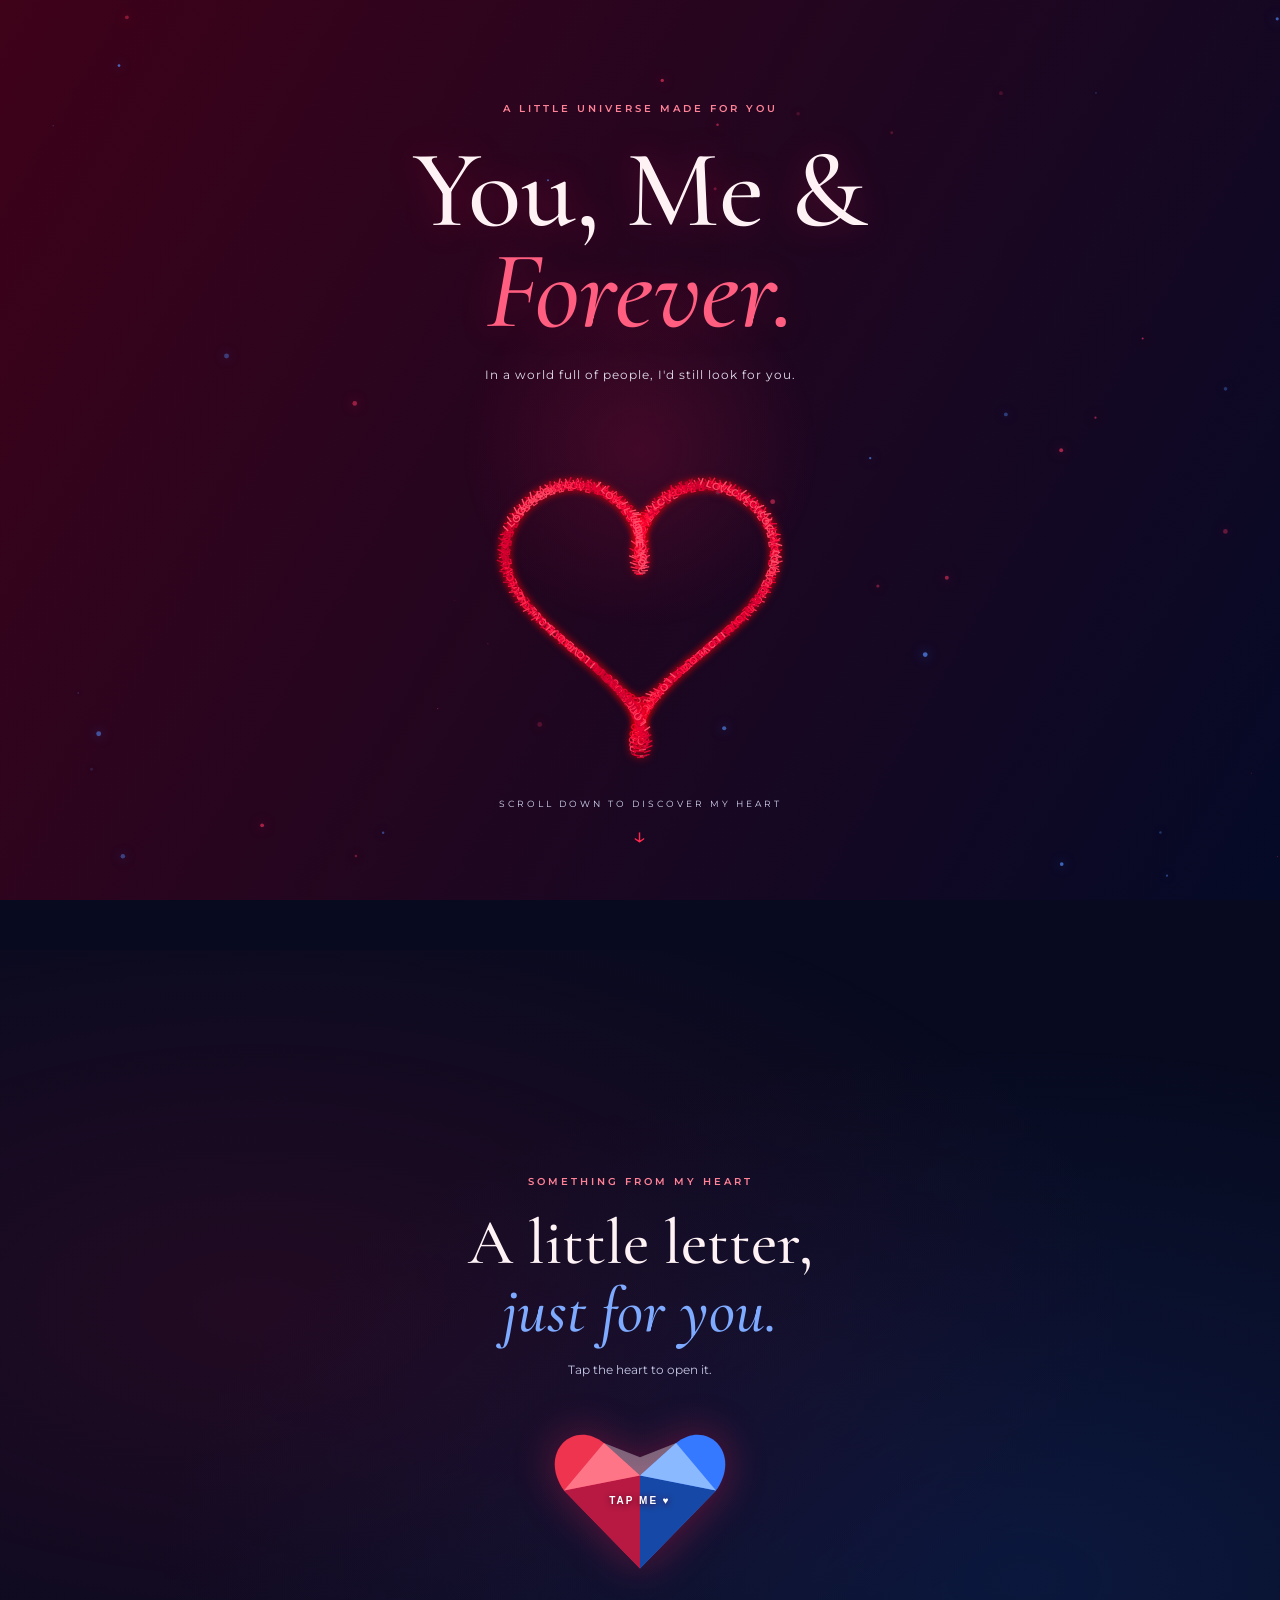
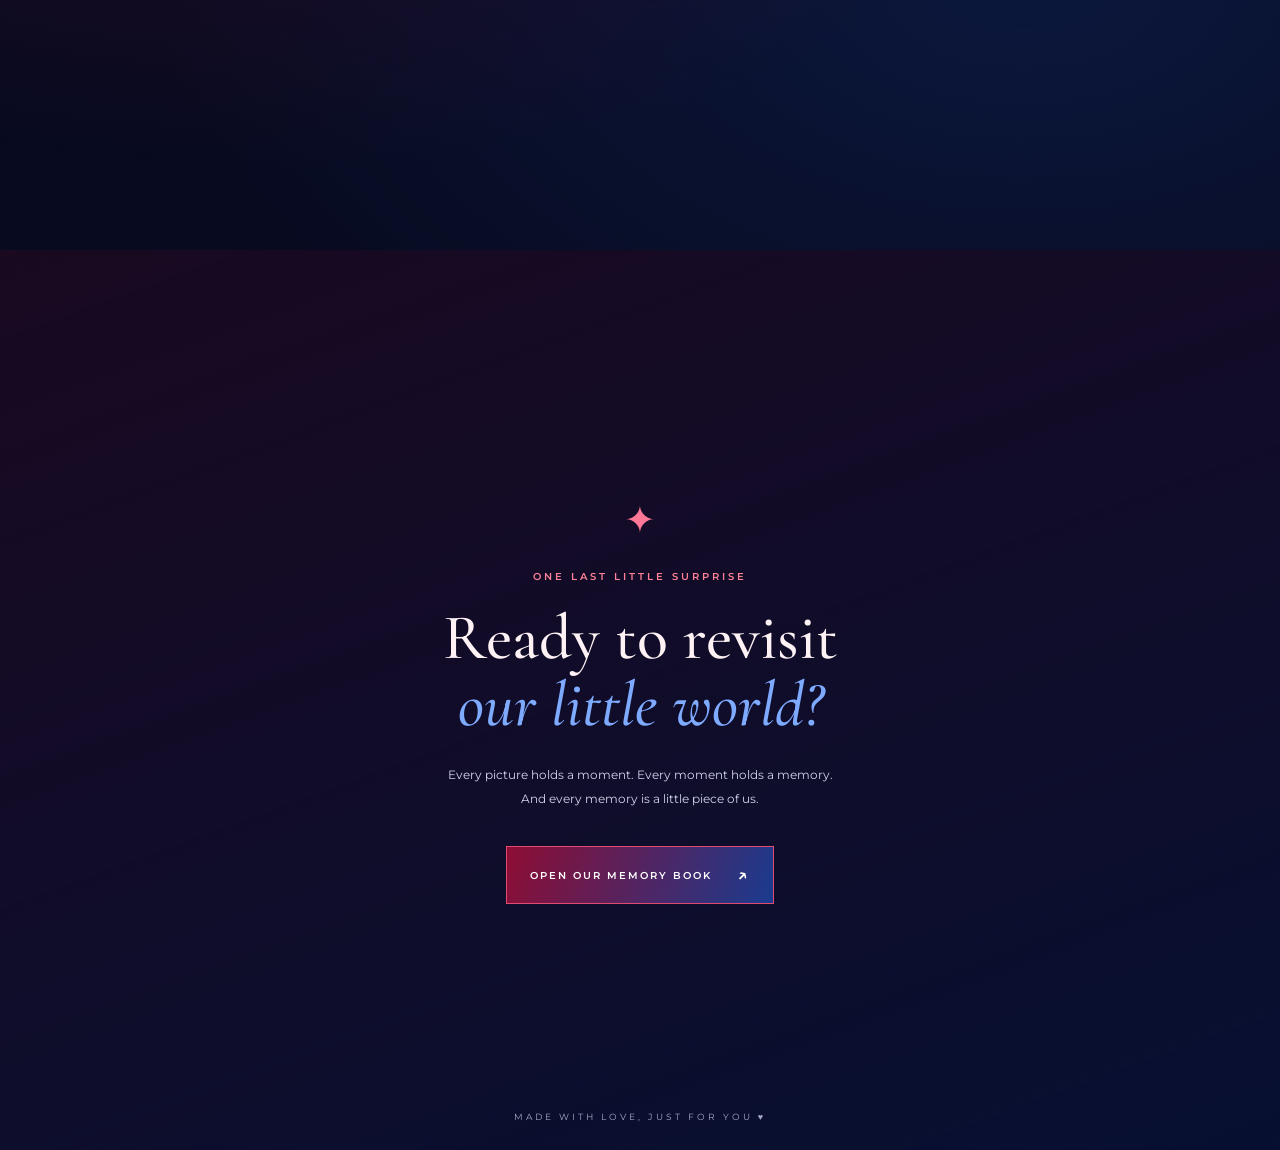
<file: index.html>
<!DOCTYPE html>
<html lang="en">
<head>
  <meta charset="UTF-8">
  <meta name="viewport" content="width=device-width, initial-scale=1.0">
  <meta name="theme-color" content="#080b20">
  <title>For You, My Love ❤️💙</title>
  <link rel="stylesheet" href="style.css">
  <script src="script.js" defer></script>
</head>
<body>

  <!-- Background video -->
  <video class="background-video" autoplay muted loop playsinline>
    <source src="us.mp4" type="video/mp4">
  </video>

  <div class="video-overlay"></div>
  <div class="floating-glow"></div>
  <canvas id="particles" aria-hidden="true"></canvas>

  <!-- FIRST SECTION -->
  <section class="hero section-visible" id="home">
    <p class="eyebrow">A LITTLE UNIVERSE MADE FOR YOU</p>

    <h1 class="hero-title">
      You, Me &<br>
      <span>Forever.</span>
    </h1>

    <p class="hero-subtitle">
      In a world full of people, I'd still look for you.
    </p>

    <div class="love-circle" id="loveCircle"
      aria-label="I love you, repeated in a heart shape"></div>

    <p class="scroll-hint">
      SCROLL DOWN TO DISCOVER MY HEART
      <span>↓</span>
    </p>
  </section>

  <section class="letter-section" id="letter">
    <p class="eyebrow">SOMETHING FROM MY HEART</p>

    <h2>A little letter,<br><span>just for you.</span></h2>

    <p class="instruction">Tap the heart to open it.</p>

    <button class="origami" id="heartButton"
      type="button"
      aria-label="Open my love letter"
      aria-expanded="false"
      aria-controls="letterCard">

      <svg class="paper-heart" viewBox="0 0 200 180"
        xmlns="http://www.w3.org/2000/svg"
        aria-hidden="true">

        <path d="M100 160 L20 78 C-8 38 30 2 62 28 L100 62 Z"
          fill="#ef344f"/>

        <path d="M100 160 L180 78 C208 38 170 2 138 28 L100 62 Z"
          fill="#3479ff"/>

        <path d="M100 62 L100 160 L20 78 Z"
          fill="#b71943"/>

        <path d="M100 62 L100 160 L180 78 Z"
          fill="#1648a7"/>

        <path d="M20 78 L100 62 L62 28 Z"
          fill="#ff7588"/>

        <path d="M180 78 L100 62 L138 28 Z"
          fill="#8bb9ff"/>

        <path d="M100 62 L62 28 L100 43 L138 28 Z"
          fill="#ffffff" opacity=".35"/>
      </svg>

      <span class="heart-label">TAP ME ♥</span>
    </button>

    <!-- YOUR LETTER -->
    <article class="letter-card" id="letterCard" hidden>
      <p class="letter-kicker">OPEN WHENEVER YOU NEED A REMINDER</p>

      <h3>To my favorite person,</h3>

      <div class="letter-content">
        <p>My Baby,</p>

        <p>
          If there's one thing I want you to know, it's how thankful
          I am that you became a part of my life. You make ordinary
          days feel special just by being in them.
        </p>

        <p>
          Thank you for the little things, the laughter, the memories,
          and the moments that become my favorite stories. I hope we
          keep learning, growing, and choosing to understand each other.
        </p>

        <p>
          No website could ever hold all the things I want to tell you,
          but I hope this little corner of the internet reminds you
          that you are loved and appreciated.
        </p>

        <p class="signature">
          Always with love,<br>
          <span>Your only girl ♥</span>
        </p>
      </div>
    </article>
  </section>

  <!-- THIRD SECTION: SECOND SURPRISE -->
  <section class="final-section" id="surprise">
    <div class="final-star">✦</div>

    <p class="eyebrow">ONE LAST LITTLE SURPRISE</p>

    <h2>Ready to revisit<br><span>our little world?</span></h2>

    <p>
      Every picture holds a moment. Every moment holds a memory.
      And every memory is a little piece of us.
    </p>

    <a class="memory-link" href="memories.html">
      <span>OPEN OUR MEMORY BOOK</span>
      <span class="link-arrow">↗</span>
    </a>

    <p class="footer-note">MADE WITH LOVE, JUST FOR YOU ♥</p>
  </section>

</body>
</html>
</file>
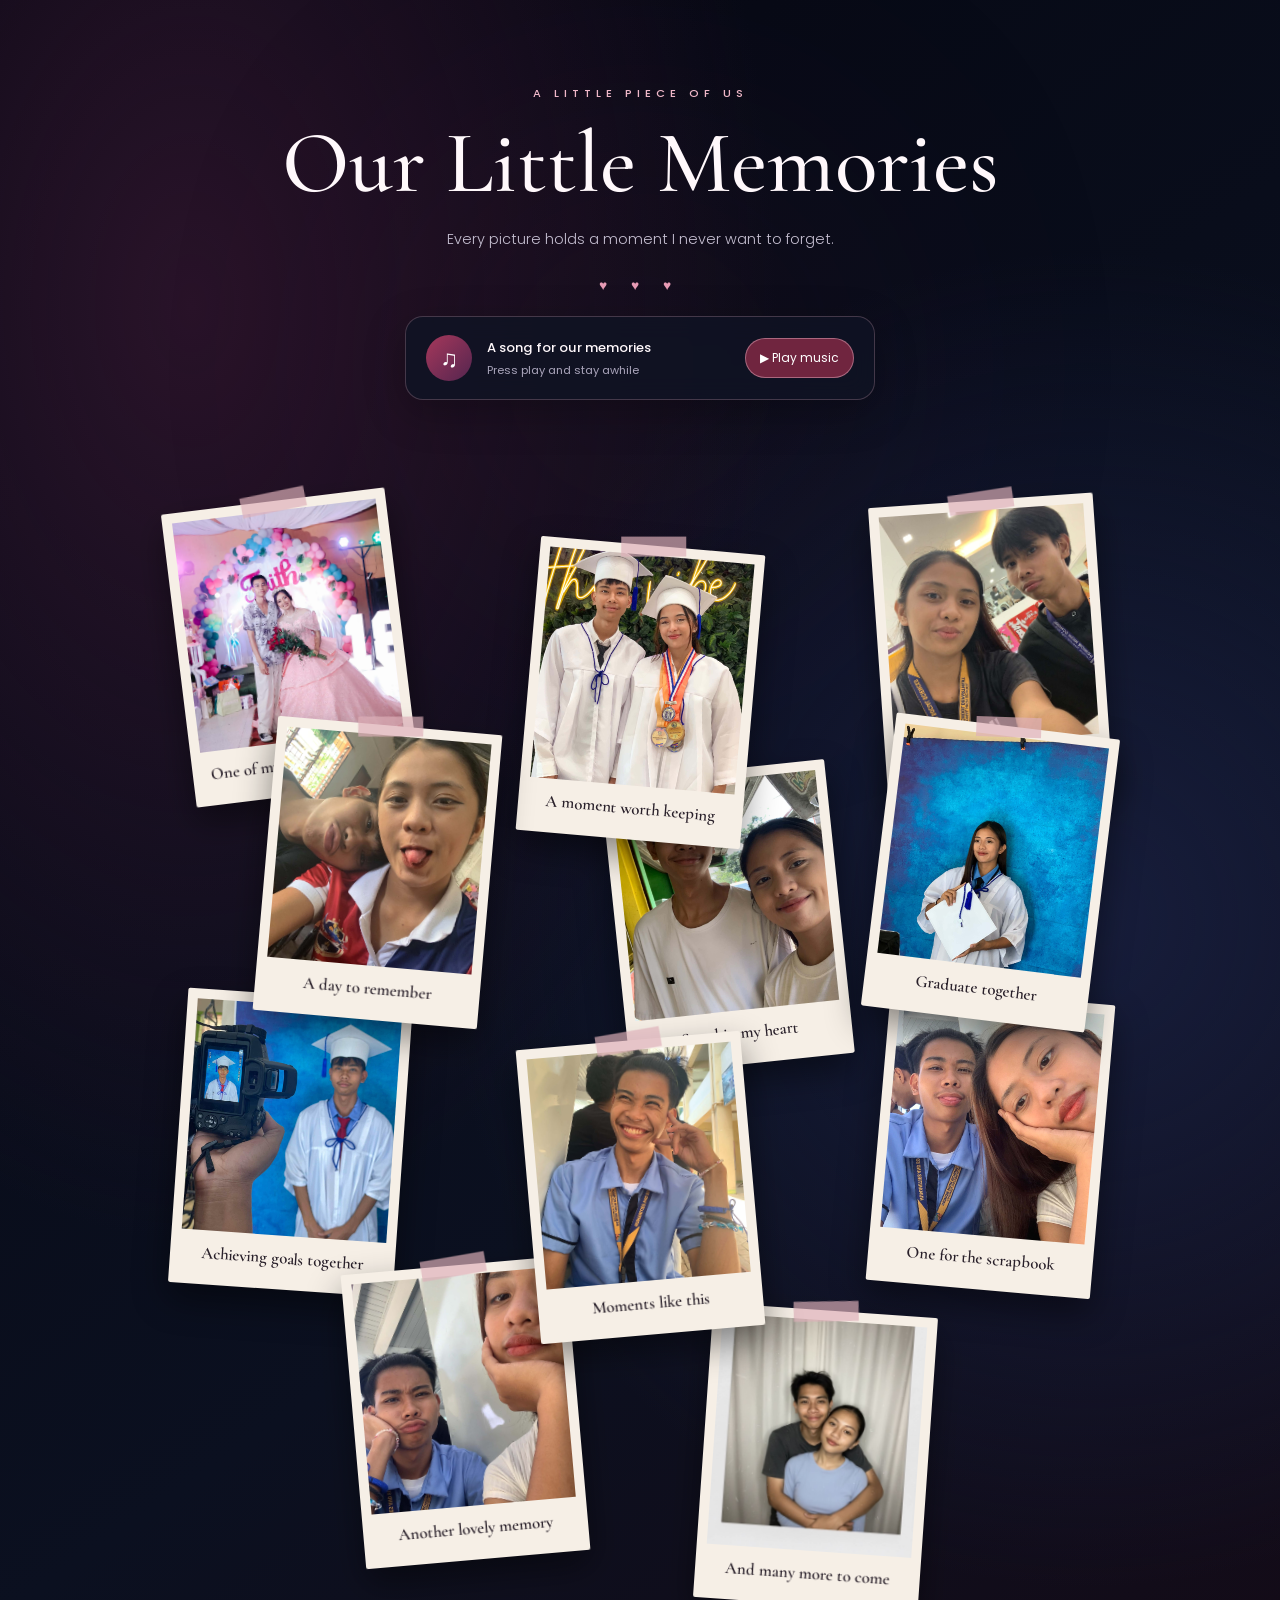
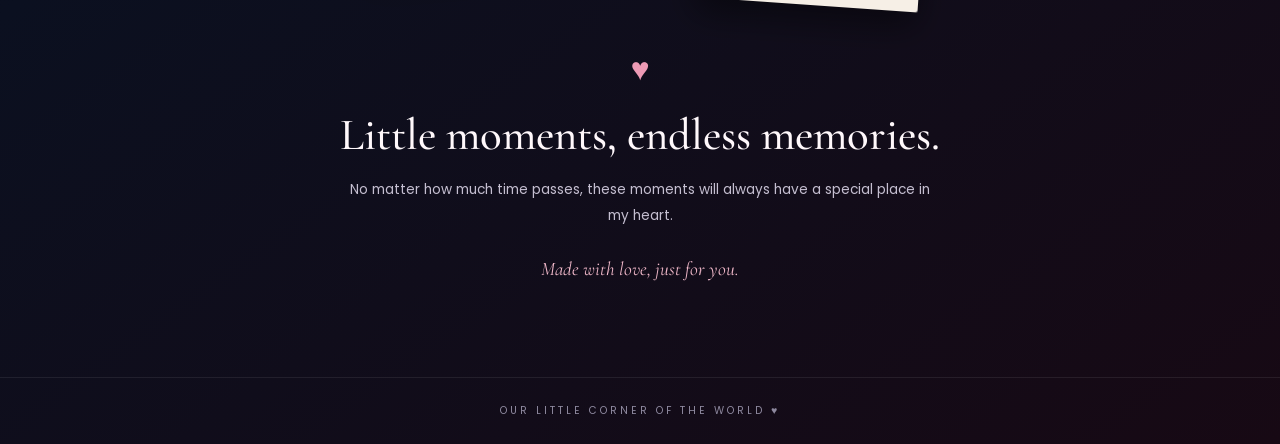
<file: memories.html>
<!DOCTYPE html>
<html lang="en">
<head>
    <meta charset="UTF-8">
    <meta name="viewport" content="width=device-width, initial-scale=1.0">
    <title>Our Little Memories</title>
    <link rel="stylesheet" href="memories.css">
</head>
<body>

    <div class="background-glow"></div>

    <header class="memory-header">
        <p class="eyebrow">A LITTLE PIECE OF US</p>
        <h1>Our Little Memories</h1>
        <p class="subtitle">
            Every picture holds a moment I never want to forget.
        </p>
        <div class="heart-divider">♥ ♥ ♥</div>
    </header>

    <main>

      <section class="music-player">
            <div class="music-icon">♫</div>
            <div class="music-details">
                <p class="music-title">A song for our memories</p>
                <p class="music-subtitle">Press play and stay awhile</p>
            </div>
            <button id="musicToggle" type="button" aria-pressed="false">
                ▶ Play music
            </button>
            <audio id="ourSong" loop preload="metadata">
                <source src="our-song.mp3" type="audio/mpeg">
                Your browser does not support audio.
            </audio>
        </section>

        <section class="scrapbook" aria-label="Our photo memories">

            <figure class="polaroid memo-1">
                <span class="tape"></span>
                <img src="memo1.jpg" alt="Our memory 1" draggable="false">
                <figcaption>One of my favorite moments</figcaption>
            </figure>

            <figure class="polaroid memo-2">
                <span class="tape"></span>
                <img src="memo2.jpg" alt="Our memory 2" draggable="false">
                <figcaption>A moment worth keeping</figcaption>
            </figure>

            <figure class="polaroid memo-3">
                <span class="tape"></span>
                <img src="memo3.jpg" alt="Our memory 3" draggable="false">
                <figcaption>Little things, big feelings</figcaption>
            </figure>

            <figure class="polaroid memo-4">
                <span class="tape"></span>
                <img src="memo4.jpg" alt="Our memory 4" draggable="false">
                <figcaption>A day to remember</figcaption>
            </figure>

            <figure class="polaroid memo-5">
                <span class="tape"></span>
                <img src="memo5.jpg" alt="Our memory 5" draggable="false">
                <figcaption>Saved in my heart</figcaption>
            </figure>

            <figure class="polaroid memo-6">
                <span class="tape"></span>
                <img src="memo6.jpg" alt="Our memory 6" draggable="false">
                <figcaption>Graduate together</figcaption>
            </figure>

            <figure class="polaroid memo-7">
                <span class="tape"></span>
                <img src="memo7.jpg" alt="Our memory 7" draggable="false">
                <figcaption>Achieving goals together</figcaption>
            </figure>

            <figure class="polaroid memo-8">
                <span class="tape"></span>
                <img src="memo8.jpg" alt="Our memory 8" draggable="false">
                <figcaption>Moments like this</figcaption>
            </figure>

            <figure class="polaroid memo-9">
                <span class="tape"></span>
                <img src="memo9.jpg" alt="Our memory 9" draggable="false">
                <figcaption>One for the scrapbook</figcaption>
            </figure>

            <figure class="polaroid memo-10">
                <span class="tape"></span>
                <img src="memo10.jpg" alt="Our memory 10" draggable="false">
                <figcaption>Another lovely memory</figcaption>
            </figure>

            <figure class="polaroid memo-11">
                <span class="tape"></span>
                <img src="memo11.jpg" alt="Our memory 11" draggable="false">
                <figcaption>And many more to come</figcaption>
            </figure>

        </section>

        <section class="closing-message">
            <span class="closing-heart">♥</span>
            <h2>Little moments, endless memories.</h2>
            <p>
                No matter how much time passes, these moments will always
                have a special place in my heart.
            </p>
            <p class="signature">Made with love, just for you.</p>
        </section>
    </main>

    <footer>
        <p>OUR LITTLE CORNER OF THE WORLD ♥</p>
    </footer>

    <script src="memories.js"></script>
</body>
</html>
</file>
<file: style.css>
@import url('https://fonts.googleapis.com/css2?family=Cormorant+Garamond:wght@400;500;600;700&family=Montserrat:wght@300;400;500;600&display=swap');

:root {
  --red: #ff284f;
  --deep-red: #9e092e;
  --blue: #347aff;
  --navy: #080b20;
  --white: #fff2f5;
}

* {
  margin: 0;
  padding: 0;
  box-sizing: border-box;
}

html {
  scroll-behavior: smooth;
}

body {
  background: var(--navy);
  color: var(--white);
  font-family: 'Montserrat', sans-serif;
  overflow-x: hidden;
}

/* VIDEO BACKGROUND */

.background-video,
.video-overlay {
  position: fixed;
  inset: 0;
  width: 100%;
  height: 100%;
}

.background-video {
  z-index: -5;
  object-fit: cover;
  opacity: .32;
}

.video-overlay {
  z-index: -4;
  background:
    linear-gradient(120deg, rgba(85, 0, 25, .72),
    rgba(4, 11, 43, .78)),
    rgba(3, 5, 18, .4);
  pointer-events: none;
}

.floating-glow {
  position: fixed;
  z-index: -3;
  width: 360px;
  height: 360px;
  left: 50%;
  top: 50%;
  transform: translate(-50%, -50%);
  background: radial-gradient(circle,
    rgba(183, 20, 70, .22), transparent 70%);
  pointer-events: none;
}

#particles {
  position: fixed;
  inset: 0;
  width: 100%;
  height: 100%;
  pointer-events: none;
  z-index: -2;
}

/* SECTIONS */

section {
  position: relative;
  min-height: 100vh;
  min-height: 100svh;
  padding: 100px 22px;
  display: flex;
  flex-direction: column;
  align-items: center;
  justify-content: center;
  text-align: center;
}

.eyebrow {
  color: #ff8297;
  letter-spacing: 3px;
  font-size: 10px;
  font-weight: 600;
  line-height: 1.8;
}

.hero-title,
.letter-section h2,
.final-section h2 {
  font-family: 'Cormorant Garamond', serif;
  font-weight: 500;
}

.hero-title {
  font-size: clamp(58px, 10vw, 110px);
  line-height: .92;
  margin-top: 22px;
  text-shadow: 0 0 35px rgba(255, 30, 85, .25);
}

.hero-title span {
  color: #ff5e80;
  font-style: italic;
}

.hero-subtitle {
  margin-top: 22px;
  font-size: 12px;
  line-height: 1.9;
  color: #e1dded;
  letter-spacing: 1px;
}

/* HEART-SHAPED I LOVE YOU TEXT */

.love-circle {
  position: relative;
  width: min(340px, 88vw);
  aspect-ratio: 1;
  flex-shrink: 0;
  margin: 36px auto 20px;
  animation: heartFloat 5s ease-in-out infinite;
}
.love-word {
  position: absolute;
  transform: translate(-50%, -50%);
  white-space: nowrap;
  color: #ff284f;
  text-shadow: 0 0 8px rgba(255, 0, 55, .7);
  font-size: clamp(7px, 1.8vw, 10px);
  font-weight: 600;
  letter-spacing: .2px;
  user-select: none;
  pointer-events: none;
  animation: wordPulse 2.6s ease-in-out infinite alternate;
}

@keyframes heartFloat {
  0%, 100% {
    transform: translateY(0);
  }
  50% {
    transform: translateY(-7px);
  }
}

@keyframes wordPulse {
  from { opacity: .55; }
  to { opacity: 1; }
}

.scroll-hint {
  display: flex;
  flex-direction: column;
  gap: 12px;
  font-size: 9px;
  letter-spacing: 3px;
  color: #d5d8f5;
  margin-top: 15px;
  animation: hintPulse 2s infinite;
}

.scroll-hint span {
  color: var(--red);
  font-size: 24px;
}

@keyframes hintPulse {
  50% { opacity: .5; }
}

/* CURSOR TRAIL */

.cursor-love {
  position: fixed;
  z-index: 100;
  pointer-events: none;
  white-space: nowrap;
  color: #ff3156;
  font-size: 12px;
  font-weight: 600;
  text-shadow: 0 0 12px #ed1749;
  animation: fadeLove 1.1s ease-out forwards;
}

@keyframes fadeLove {
  0% {
    opacity: 1;
    transform: translate(-50%, -50%) scale(.8);
  }
  100% {
    opacity: 0;
    transform: translate(-50%, -100px) scale(1.4);
  }
}

/* LETTER SECTION */

.letter-section {
  background:
    radial-gradient(ellipse at 20% 40%,
    rgba(130, 10, 46, .22), transparent 60%),
    radial-gradient(ellipse at 80% 70%,
    rgba(28, 75, 180, .2), transparent 60%);
}

.letter-section h2,
.final-section h2 {
  font-size: clamp(36px, 7vw, 64px);
  line-height: 1.05;
  margin-top: 18px;
}

.letter-section h2 span,
.final-section h2 span {
  color: #7eaaff;
  font-style: italic;
}

.instruction {
  font-size: 12px;
  margin-top: 18px;
  color: #c5c8e6;
}

/* CLICKABLE ORIGAMI HEART */

.origami {
  position: relative;
  z-index: 10;
  display: block;
  width: 190px;
  height: 190px;
  margin: 30px auto;
  padding: 0;
  background: transparent;
  border: none;
  outline-offset: 8px;
  cursor: pointer;
  pointer-events: auto;
  touch-action: manipulation;
  -webkit-tap-highlight-color: transparent;
  animation: heartBeat 2.3s ease-in-out infinite;
}

.origami:hover {
  filter: brightness(1.12);
}

.origami:active {
  transform: scale(.94);
}

.origami svg,
.origami .heart-label {
  pointer-events: none;
}

.paper-heart {
  display: block;
  width: 100%;
  height: 100%;
  overflow: visible;
  filter: drop-shadow(0 0 20px rgba(255, 30, 85, .35));
}

.heart-label {
  position: absolute;
  left: 50%;
  top: 49%;
  transform: translate(-50%, -50%);
  font-size: 10px;
  letter-spacing: 2px;
  font-weight: 600;
  color: white;
  text-shadow: 0 1px 6px #52051b;
  white-space: nowrap;
}

@keyframes heartBeat {
  0%, 100% { scale: 1; }
  50% { scale: 1.045; }
}

/* REVEALED LETTER */

.letter-card {
  position: relative;
  z-index: 2;
  width: min(600px, 100%);
  margin-top: 25px;
  padding: clamp(24px, 6vw, 45px);
  text-align: left;
  border: 1px solid rgba(255, 115, 148, .4);
  border-radius: 4px;
  background: rgba(9, 10, 30, .96);
  box-shadow: 0 0 60px rgba(155, 18, 63, .22);
  animation: letterOpen .8s ease both;
}

.letter-card[hidden] {
  display: none !important;
}

@keyframes letterOpen {
  from {
    opacity: 0;
    transform: translateY(25px);
  }
  to {
    opacity: 1;
    transform: translateY(0);
  }
}

.letter-kicker {
  font-size: 9px;
  letter-spacing: 2px;
  color: #ff8297;
  margin-bottom: 22px;
  line-height: 1.8;
}

.letter-card h3 {
  font-family: 'Cormorant Garamond', serif;
  font-size: 31px;
  font-weight: 500;
  margin-bottom: 22px;
}

.letter-content p {
  color: #e4e1ef;
  font-size: 13px;
  line-height: 2;
  margin-bottom: 17px;
}

.letter-content .signature {
  color: #ff8297;
  margin-top: 30px;
}

.signature span {
  font-family: 'Cormorant Garamond', serif;
  font-size: 24px;
}

/* FINAL SURPRISE */

.final-section {
  background: linear-gradient(160deg,
    rgba(79, 5, 36, .25),
    rgba(7, 20, 63, .58));
}

.final-star {
  color: #ff7898;
  font-size: 38px;
  margin-bottom: 25px;
  animation: starGlow 2s infinite alternate;
}

@keyframes starGlow {
  to {
    color: #79aaff;
    text-shadow: 0 0 30px #347aff;
  }
}

.final-section > p:not(.eyebrow):not(.footer-note) {
  max-width: 410px;
  margin-top: 25px;
  color: #d2d5ea;
  font-size: 12px;
  line-height: 2;
}

.memory-link {
  display: inline-flex;
  align-items: center;
  gap: 25px;
  margin-top: 35px;
  padding: 17px 23px;
  color: white;
  text-decoration: none;
  font-size: 10px;
  font-weight: 600;
  letter-spacing: 2px;
  border: 1px solid #e14a71;
  background: linear-gradient(110deg,
    rgba(164, 14, 54, .85),
    rgba(29, 68, 160, .85));
  transition: .35s ease;
}

.memory-link:hover {
  transform: translateY(-4px);
  box-shadow: 0 0 35px rgba(66, 108, 255, .35);
}

.link-arrow {
  font-size: 18px;
}

.footer-note {
  position: absolute;
  bottom: 28px;
  font-size: 9px;
  letter-spacing: 3px;
  color: #a7a8c6;
}

/* MOBILE */

@media (max-width: 480px) {
  section {
    padding: 80px 20px;
  }

  .love-circle {
    width: min(320px, 90vw);
  }

  .origami {
    width: 165px;
    height: 165px;
  }

  .eyebrow {
    letter-spacing: 2px;
  }
}

@media (prefers-reduced-motion: reduce) {
  *, *::before, *::after {
    animation-duration: .01ms !important;
    animation-iteration-count: 1 !important;
    scroll-behavior: auto !important;
  }
}
</file>
<file: memories.css>
@import url('https://fonts.googleapis.com/css2?family=Cormorant+Garamond:wght@400;500;600;700&family=Poppins:wght@300;400;500;600&display=swap');

:root {
    --navy: #070b18;
    --red: #9d2949;
    --pink: #f0b8c9;
    --cream: #f6efe6;
    --white: #fff8fb;
}

* {
    box-sizing: border-box;
    margin: 0;
    padding: 0;
}

html {
    min-height: 100%;
    background: var(--navy);
    scroll-behavior: smooth;
}

body {
    position: relative;
    min-height: 100vh;
    overflow-x: hidden;
    color: var(--white);
    background:
        radial-gradient(ellipse at 15% 15%, #291329 0%, transparent 38%),
        radial-gradient(ellipse at 85% 45%, #171d3b 0%, transparent 42%),
        linear-gradient(145deg, #050711, #0b1020 55%, #170914);
    font-family: 'Poppins', sans-serif;
}

body::before {
    content: "";
    position: fixed;
    inset: 0;
    z-index: 0;
    pointer-events: none;
    opacity: 0.16;
    background-image: radial-gradient(#ffffff 0.7px, transparent 0.7px);
    background-size: 24px 24px;
}

.background-glow {
    position: fixed;
    width: 380px;
    height: 380px;
    top: 20%;
    left: 50%;
    transform: translateX(-50%);
    border-radius: 50%;
    background: #842746;
    filter: blur(150px);
    opacity: 0.15;
    pointer-events: none;
    z-index: 0;
}
/* MUSIC PLAYER */

.music-player {
    width: min(470px, 90%);
    margin: 0 auto 100px;
    padding: 18px 20px;
    display: flex;
    align-items: center;
    gap: 15px;
    border: 1px solid rgba(240, 184, 201, 0.23);
    border-radius: 18px;
    background: rgba(16, 19, 36, 0.85);
    box-shadow: 0 12px 40px rgba(0, 0, 0, 0.25);
    backdrop-filter: blur(12px);
}

.music-icon {
    width: 46px;
    height: 46px;
    display: grid;
    place-items: center;
    flex-shrink: 0;
    border-radius: 50%;
    background: linear-gradient(135deg, #a6385b, #54254f);
    color: white;
    font-size: 1.5rem;
}

.music-details {
    flex: 1;
    min-width: 0;
}

.music-title {
    color: var(--white);
    font-size: 0.82rem;
    font-weight: 500;
}

.music-subtitle {
    margin-top: 4px;
    color: #aaa5bb;
    font-size: 0.7rem;
}

#musicToggle {
    padding: 10px 14px;
    border: 1px solid rgba(240, 184, 201, 0.45);
    border-radius: 30px;
    background: #70253f;
    color: white;
    font-family: 'Poppins', sans-serif;
    font-size: 0.75rem;
    cursor: pointer;
    transition: background 0.2s ease, transform 0.2s ease;
}

#musicToggle:hover {
    background: #9d3458;
    transform: translateY(-2px);
}
.memory-header,
main,
footer {
    position: relative;
    z-index: 1;
}

.memory-header {
    max-width: 900px;
    margin: 0 auto;
    padding: 85px 20px 20px;
    text-align: center;
    background: transparent;
}

.eyebrow {
    margin-bottom: 15px;
    color: var(--pink);
    font-size: 0.7rem;
    font-weight: 500;
    letter-spacing: 5px;
}

.memory-header h1 {
    color: var(--white);
    font-family: 'Cormorant Garamond', serif;
    font-size: clamp(2.8rem, 7vw, 5.5rem);
    font-weight: 500;
    line-height: 1.05;
}

.subtitle {
    max-width: 500px;
    margin: 18px auto 0;
    color: #c5bfd1;
    font-size: 0.9rem;
    font-weight: 300;
    line-height: 1.8;
}

.heart-divider {
    margin-top: 23px;
    color: #e79bb5;
    font-size: 0.85rem;
    letter-spacing: 10px;
}

/* THE SCRAPBOOK COLLAGE */

.scrapbook {
    width: min(1050px, 94%);
    margin: 50px auto 80px;
    display: grid;
    grid-template-columns: repeat(12, minmax(0, 1fr));
    grid-auto-rows: 45px;
    align-items: start;
    position: relative;
    isolation: isolate;
}

.polaroid {
    position: relative;
    width: 100%;
    max-width: 225px;
    padding: 10px 10px 18px;
    background: var(--cream);
    color: #29202a;
    border-radius: 2px;
    box-shadow: 0 15px 35px rgba(0, 0, 0, 0.45);
    transform-origin: center;
    transition: transform 0.25s ease, box-shadow 0.25s ease;
    justify-self: center;
    cursor: default;
}

.polaroid img {
    display: block;
    width: 100%;
    aspect-ratio: 4 / 4.5;
    object-fit: cover;
    pointer-events: none;
    user-select: none;
}

.polaroid figcaption {
    min-height: 36px;
    display: flex;
    justify-content: center;
    align-items: center;
    padding-top: 10px;
    text-align: center;
    font-family: 'Cormorant Garamond', serif;
    font-size: 1.05rem;
    font-weight: 600;
}

.tape {
    position: absolute;
    z-index: 2;
    top: -9px;
    left: 50%;
    width: 65px;
    height: 20px;
    transform: translateX(-50%) rotate(-5deg);
    background: rgba(222, 177, 185, 0.75);
    opacity: 0.9;
}

.memo-1 {
    grid-column: 1 / span 4;
    grid-row: 1 / span 5;
    transform: rotate(-7deg);
    z-index: 2;
}

.memo-2 {
    grid-column: 5 / span 4;
    grid-row: 2 / span 5;
    transform: rotate(5deg);
    z-index: 3;
}

.memo-3 {
    grid-column: 9 / span 4;
    grid-row: 1 / span 5;
    transform: rotate(-4deg);
    z-index: 1;
}

.memo-4 {
    grid-column: 2 / span 4;
    grid-row: 6 / span 5;
    transform: rotate(5deg);
    z-index: 4;
}

.memo-5 {
    grid-column: 6 / span 4;
    grid-row: 7 / span 5;
    transform: rotate(-6deg);
    z-index: 2;
}

.memo-6 {
    grid-column: 9 / span 4;
    grid-row: 6 / span 5;
    transform: rotate(7deg);
    z-index: 3;
}

.memo-7 {
    grid-column: 1 / span 4;
    grid-row: 12 / span 5;
    transform: rotate(4deg);
    z-index: 2;
}

.memo-8 {
    grid-column: 5 / span 4;
    grid-row: 13 / span 5;
    transform: rotate(-5deg);
    z-index: 4;
}

.memo-9 {
    grid-column: 9 / span 4;
    grid-row: 12 / span 5;
    transform: rotate(5deg);
    z-index: 2;
}

.memo-10 {
    grid-column: 3 / span 4;
    grid-row: 18 / span 5;
    transform: rotate(-5deg);
    z-index: 3;
}

.memo-11 {
    grid-column: 7 / span 4;
    grid-row: 19 / span 5;
    transform: rotate(4deg);
    z-index: 2;
}

.polaroid:hover {
    transform: rotate(0deg) scale(1.04);
    box-shadow: 0 20px 45px rgba(0, 0, 0, 0.6);
    z-index: 10;
}

/* CLOSING MESSAGE */

.closing-message {
    max-width: 650px;
    margin: 0 auto;
    padding: 30px 24px 90px;
    text-align: center;
    background: transparent;
}

.closing-heart {
    color: #ed9ab5;
    font-size: 2rem;
}

.closing-message h2 {
    margin: 15px 0;
    color: var(--white);
    font-family: 'Cormorant Garamond', serif;
    font-size: clamp(1.8rem, 5vw, 2.8rem);
    font-weight: 500;
}

.closing-message p {
    color: #c5bfd1;
    font-size: 0.85rem;
    line-height: 1.9;
}

.closing-message .signature {
    margin-top: 22px;
    color: var(--pink);
    font-family: 'Cormorant Garamond', serif;
    font-size: 1.2rem;
    font-style: italic;
}

footer {
    padding: 25px 15px;
    border-top: 1px solid rgba(255, 255, 255, 0.08);
    color: #8e899f;
    text-align: center;
    font-size: 0.65rem;
    letter-spacing: 3px;
}

/* FLOATING MEMORY TRAIL */

.cursor-memory {
    position: fixed;
    width: 85px;
    height: 105px;
    padding: 5px 5px 13px;
    object-fit: cover;
    background: var(--cream);
    box-shadow: 0 8px 25px rgba(0, 0, 0, 0.4);
    pointer-events: none;
    user-select: none;
    z-index: 9999;
    animation: memoryFloat 1.5s ease-out forwards;
    will-change: transform, opacity;
}

@keyframes memoryFloat {
    0% {
        opacity: 0;
        transform: translate(-50%, -45%) rotate(-10deg) scale(0.65);
    }
    15% {
        opacity: 0.9;
        transform: translate(-50%, -60%) rotate(5deg) scale(1);
    }
    70% {
        opacity: 0.75;
    }
    100% {
        opacity: 0;
        transform: translate(-50%, -130%) rotate(12deg) scale(0.85);
    }
}

/* PHONE AND SMALL SCREEN LAYOUT */

@media (max-width: 650px) {
    .memory-header {
        padding-top: 60px;
    }

    .scrapbook {
        width: 94%;
        grid-template-columns: repeat(2, minmax(0, 1fr));
        grid-auto-rows: auto;
        gap: 32px 13px;
        margin-top: 35px;
        margin-bottom: 65px;
    }

    .polaroid {
        grid-column: auto !important;
        grid-row: auto !important;
        width: 100%;
        max-width: 230px;
        padding: 7px 7px 14px;
    }

    .polaroid img {
        aspect-ratio: 4 / 4.5;
    }

    .polaroid figcaption {
        min-height: 43px;
        font-size: 0.95rem;
    }

    .memo-1,
    .memo-5,
    .memo-9,
    .memo-11 {
        transform: rotate(-4deg);
    }

    .memo-2,
    .memo-4,
    .memo-6,
    .memo-8,
    .memo-10 {
        transform: rotate(4deg);
    }

    .memo-3,
    .memo-7 {
        transform: rotate(-2deg);
    }

    .music-player {
        gap: 10px;
        padding: 14px 12px;
    }

    #musicToggle {
        padding: 9px 10px;
        font-size: 0.7rem;
    }

    .music-title {
        font-size: 0.75rem;
    }

    .music-subtitle {
        font-size: 0.65rem;
    }

    .cursor-memory {
        width: 65px;
        height: 82px;
        padding: 4px 4px 10px;
    }
}

@media (prefers-reduced-motion: reduce) {
    html {
        scroll-behavior: auto;
    }

    .cursor-memory {
        animation-duration: 0.5s;
    }

    .polaroid,
    #musicToggle {
        transition: none;
    }
}
</file>
